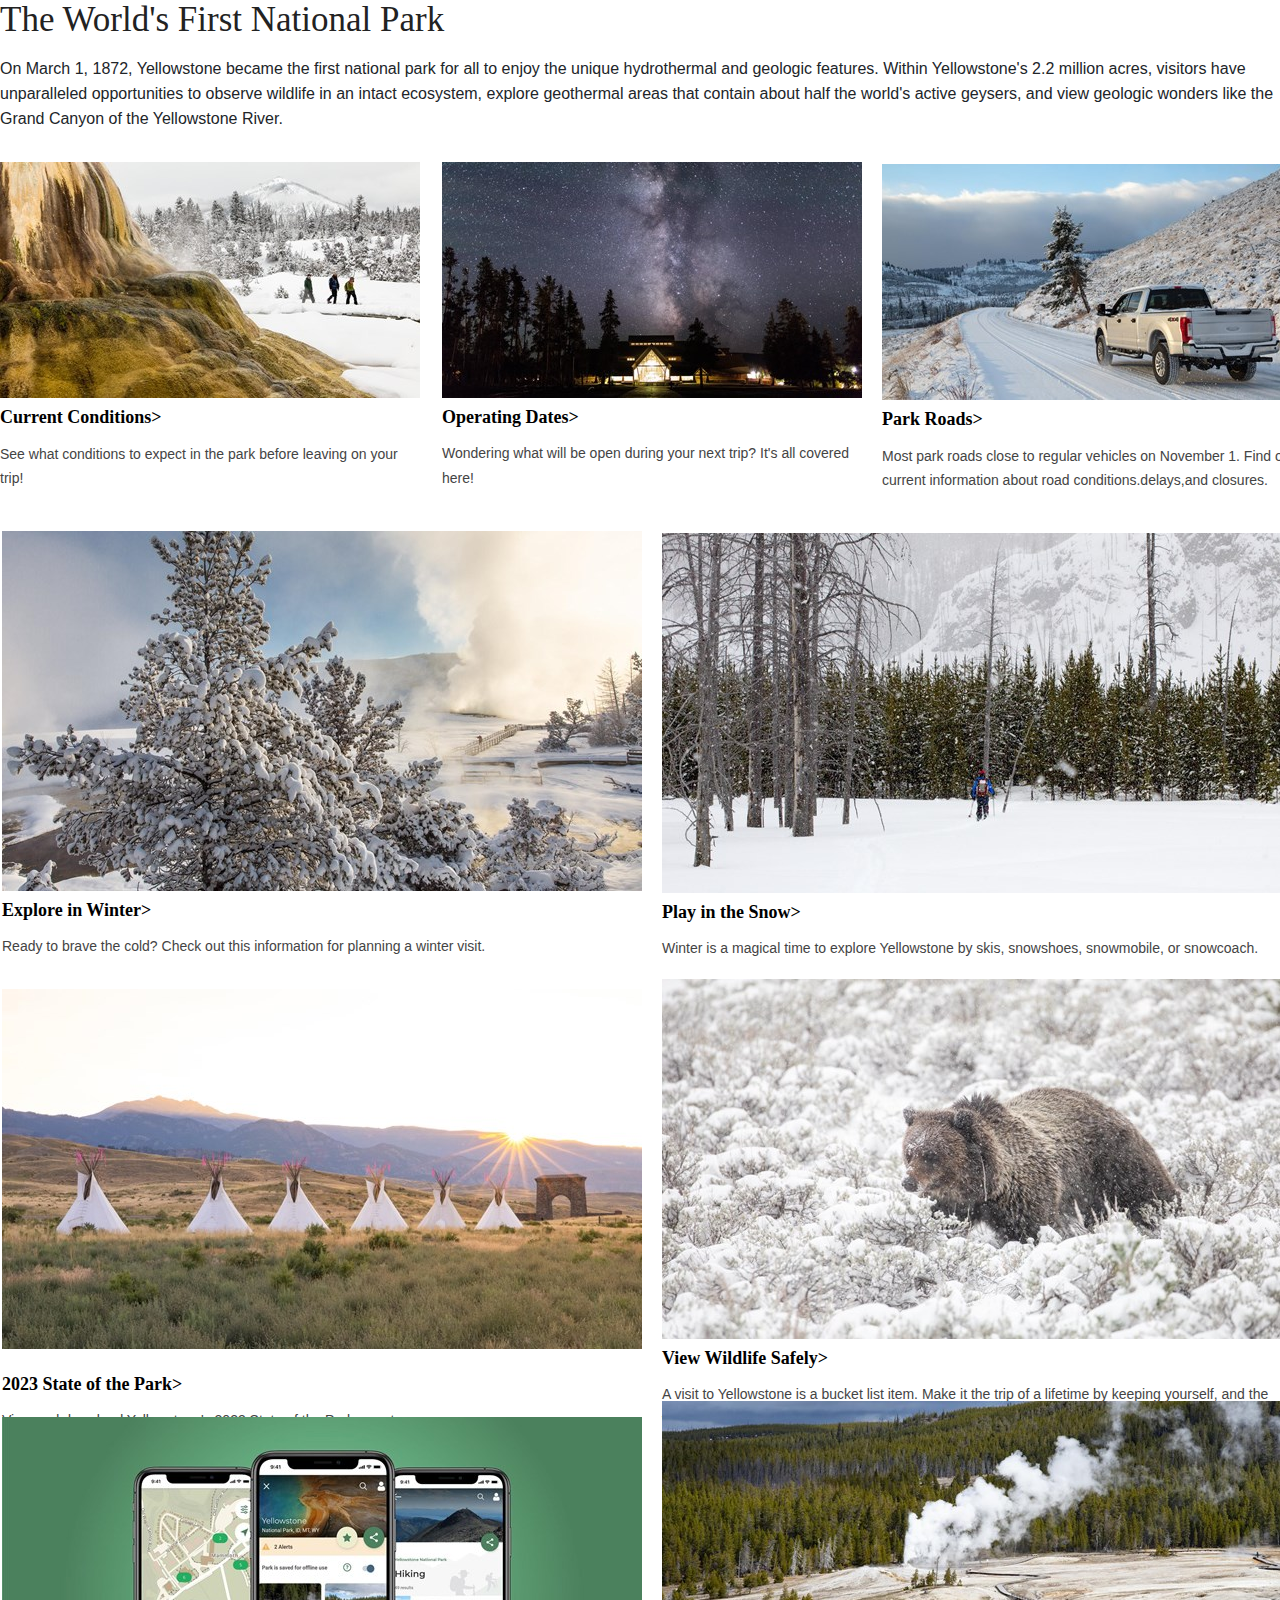
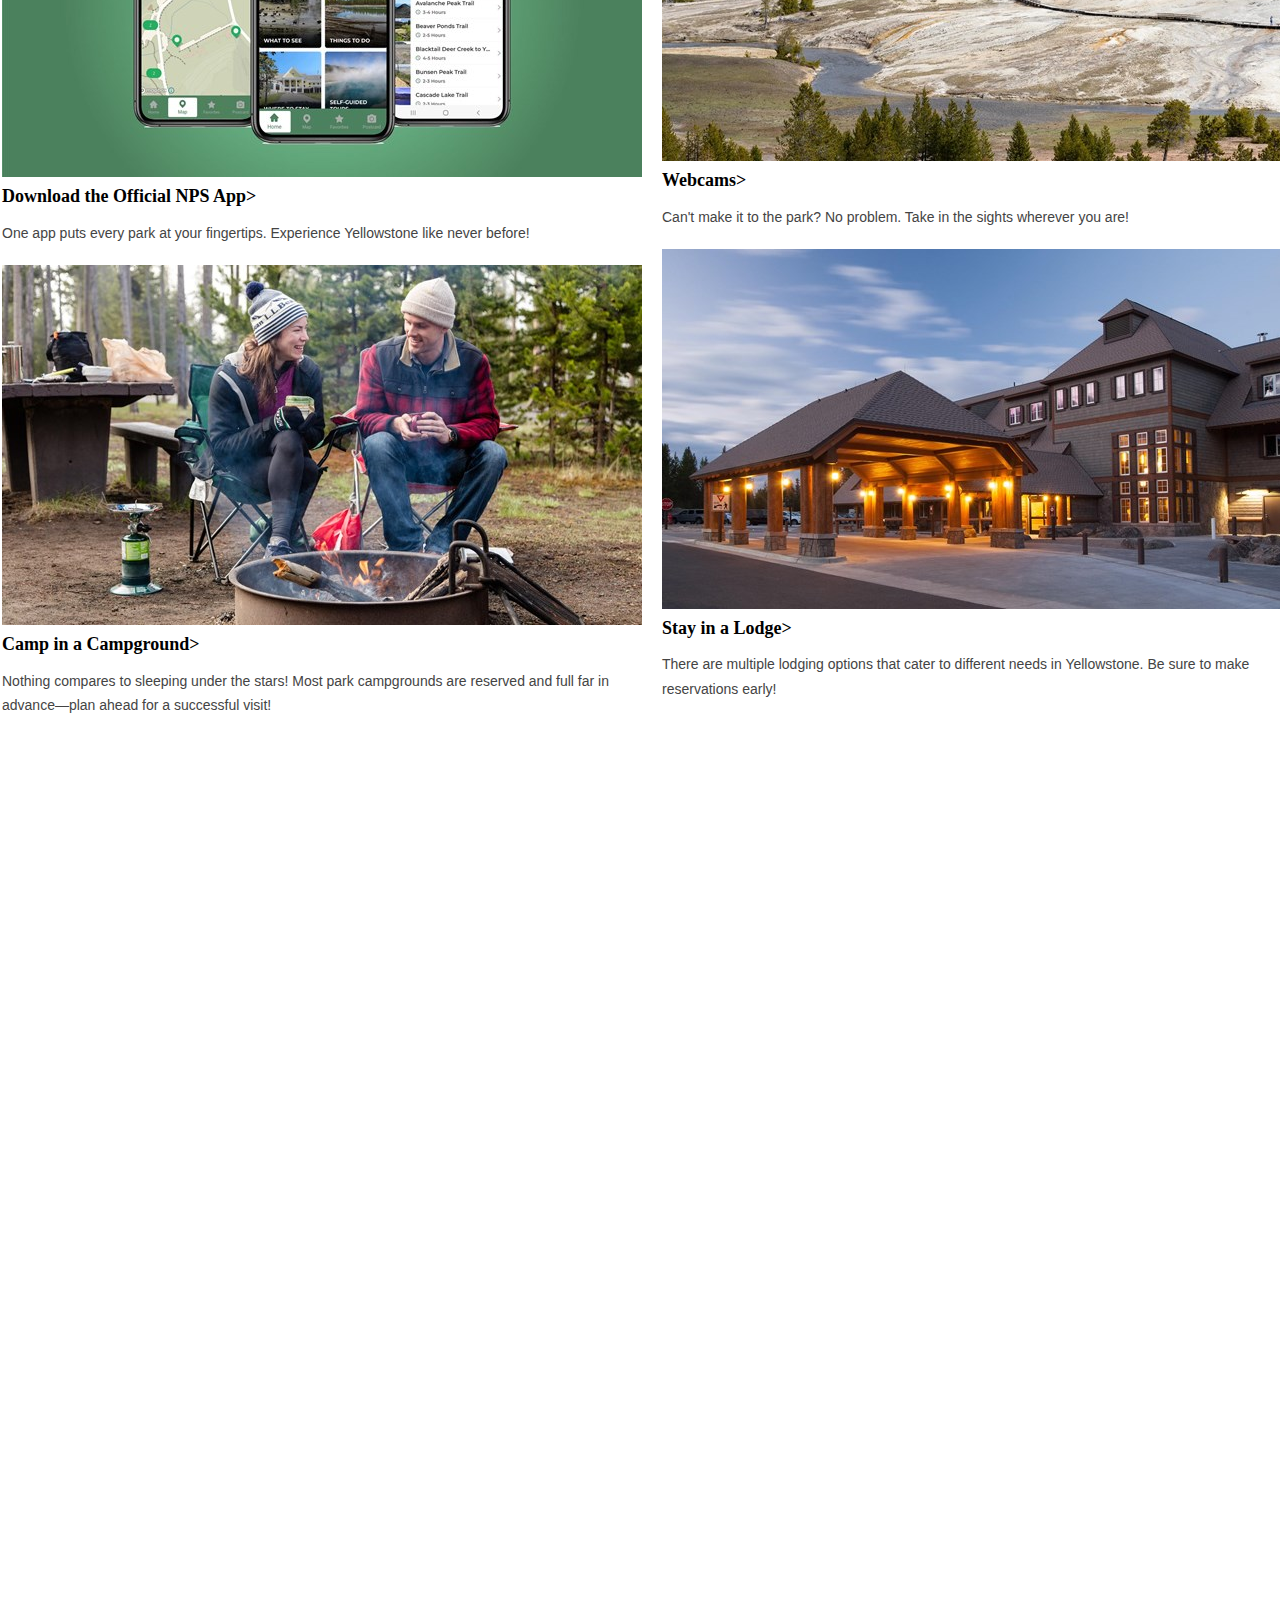
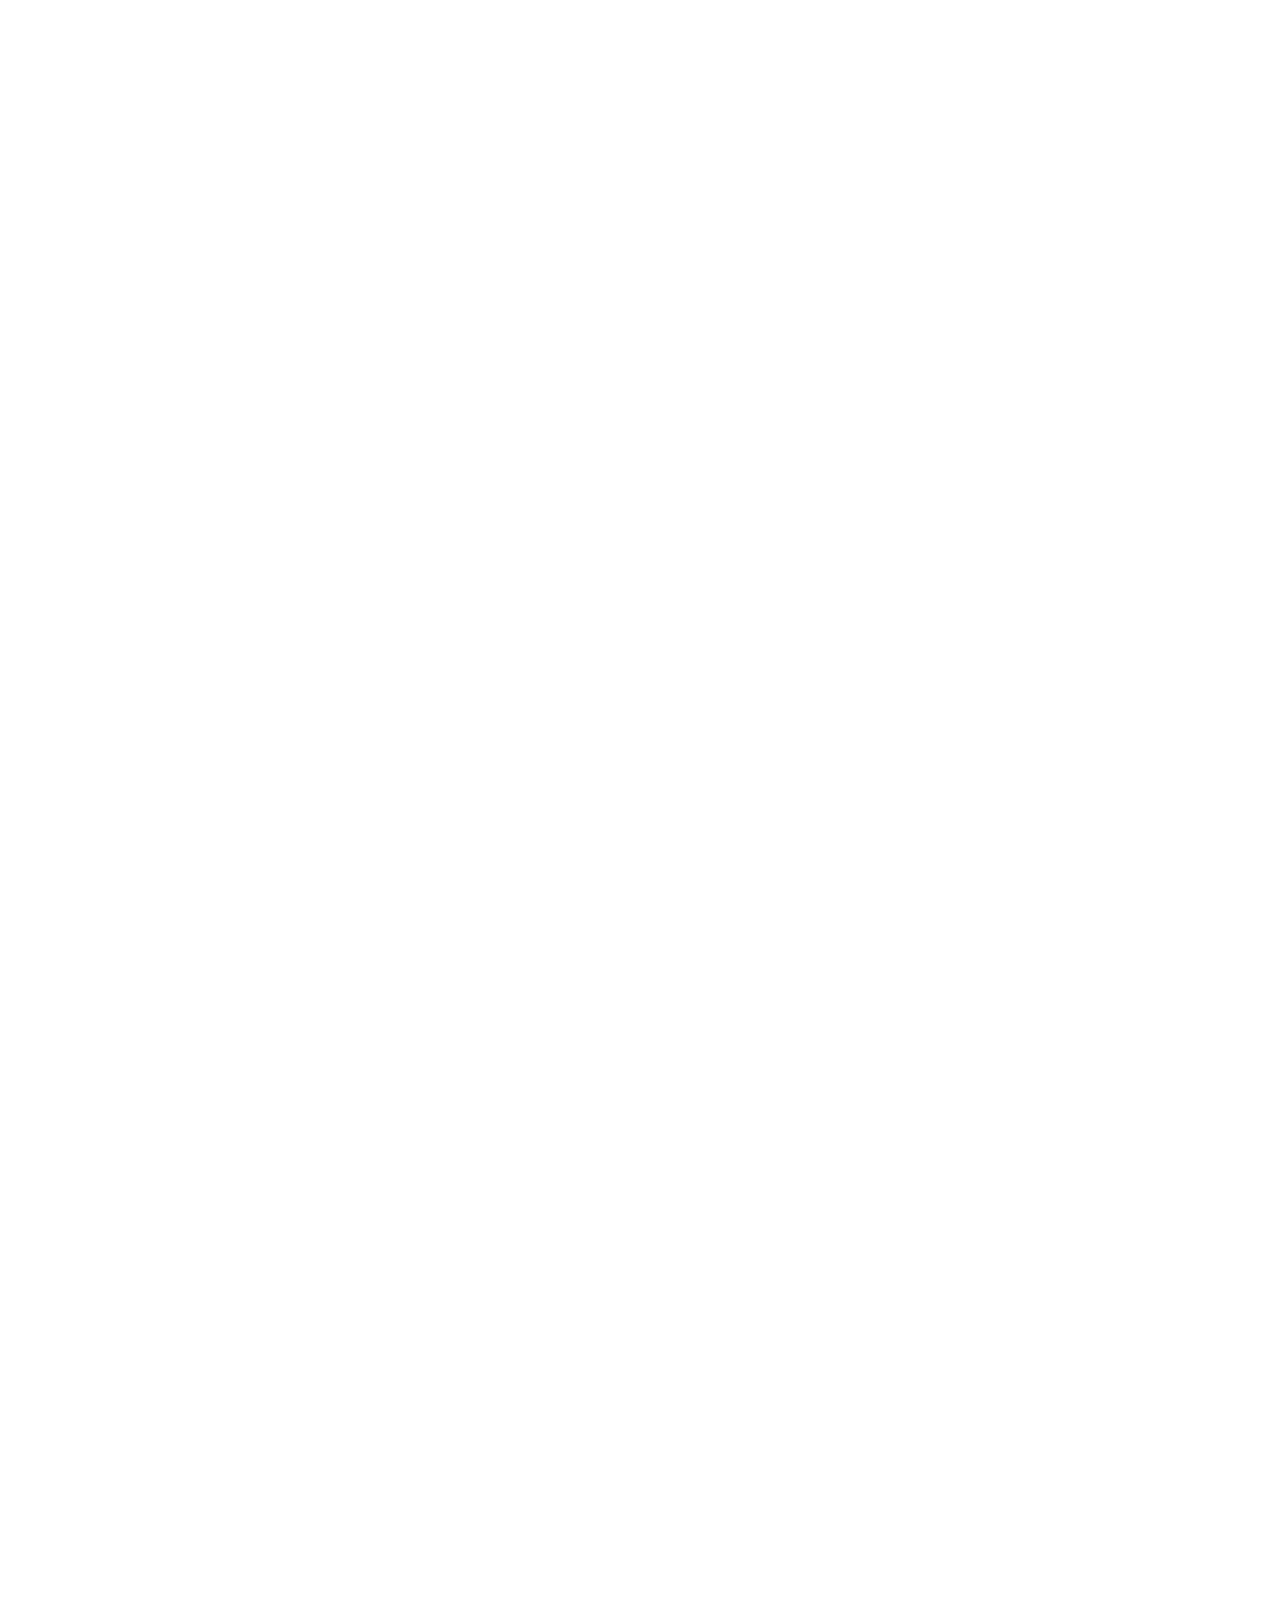
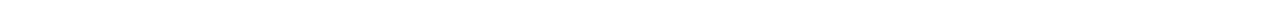
<file: qimo/index.html>
<!DOCTYPE html>
<html lang="en">
<head>
  <meta charset="UTF-8">
  <meta name="viewport" content="width=device-width, initial-scale=1.0">
  <title>Yellowstone National Park (U.S. National Park Service)</title>
    <link type ="text/css" rel="stylesheet" href="a.css">
</head>
<body>
  <div class="allcontent">
    <h1>The World's First National Park</h1>
      <div class="duanluo">
      On March 1, 1872, Yellowstone became the first national park for all to enjoy the unique hydrothermal and geologic features. 
      Within Yellowstone's 2.2 million acres,  visitors have <br> unparalleled opportunities to observe wildlife in an intact ecosystem, explore geothermal areas
      that contain about half the world's active geysers, and view geologic wonders like the <br> Grand Canyon of the Yellowstone River. <br>
      </div>
    </div>
  <div class="mountainall">
        <p class="imgMountainmove"></p>
          <img src="images/Current Conditions.jpg" >
              <h2 class="textMountainmove"><a href="Current Conditions">Current Conditions></a></h2>
                <div class="mountain">
                See what conditions to expect in the park before leaving on your <br> trip!
                </div>
  </div>
  <div class="opearall">
    <p class="imgOperatingmove"></p>
      <img src="images/Operating Dates.jpg" >
        <h2 class="textOperatingmove"><a href ="Operating Date">Operating Dates></a></h2>
          <div class="starry" >
          Wondering what will be open during your next trip? It's all covered<br>here!
          </div>
  </div>
    </p>
  <div class="parkall">
    <p class="imgParkmove"></p>
      <img src="images/Park Roads.jpg" >
        <h2 class="textParkmove"><a href="Park Roads">Park Roads></a></h2>
          <div class="car" >
          Most park roads close to regular vehicles on November 1.
          Find out <br> current information about road conditions.delays,and closures.
          </div>
  </div>
    </p>
  <div class="winterall">
    <p class="imgWintermove"></p>
      <img src="images/Explore in Winter.jpg" >
        <h2 class="textWintermove"><a href ="Explore in Winter">Explore in Winter></a></h2>
          <div class="sw">
          Ready to brave the cold? Check out this information for planning a winter visit.
          </div>
  </div>
    </p>
  <div class="playall">
    <p class="imgplaymove"></p>
      <img src="images/Play in the Snow.jpg" >
        <h2 class="textplaymove"><a href ="Play in the Snow">Play in the Snow></a></h2>
          <div class="forest">
          Winter is a magical time to explore Yellowstone by skis, snowshoes, snowmobile, or  snowcoach.
          </div>
  </div>
    </p>
  <div class="sunall">
    <p class="imgSunmove"></p>
      <img src="images/2023 State of the Park.jpg" >
    </p>
        <h2 class="textSunmove"><a href ="2023 State of the Park">2023 State of the Park></a></h2>
          <div class="park">
          View and download Yellowstone's 2023 State of the Park report.
          </div>
  </div>
    
  <div class="bearall">
    <p class="imgBearmove"></p>
      <img src="images/View Wildlife Safely.jpg" >
        <h2 class="textBearmove"><a href ="View Wildlife Safely">View Wildlife Safely></a></h2>
          <div class="bear">
          A visit to Yellowstone is a bucket list item. Make it the trip of 
          a lifetime by keeping yourself, and the<br> wildlife you may encounter, safe.
          </div>
  </div>
    </p>
  <div class="appall">
      <p class="imgAppmove"></p>
        <img src="images/Download the Official NPS App.jpg" >
          <h2 class="textAppmove"><a href ="Download the Official NPS App">Download the Official NPS App></a></h2>
            <div class="app">
            One app puts every park at your fingertips. Experience Yellowstone like never before!
            </div>
  </div>
      </p>
  <div class="weball">
    <p class="imgWebmove"></p>
      <img src="images/Webcams.jpg" >
        <h2 class="textWebmove"><a href ="Webcams">Webcams></a></h2>
          <div class="web">
          Can't make it to the park? No problem. Take in the sights wherever you are!
          </div>
  </div>
    </p>
  <div class="campall">
        <p class="imgcampmove"></p>
          <img src="images/Camp in a Campground.jpg" >
            <h2 class="textCampmove"><a href ="Camp in a Campground">Camp in a Campground></a></h2>
              <div class="camp">
              Nothing compares to sleeping under the stars! Most park campgrounds are reserved and 
              full far in<br> advance—plan ahead for a successful visit!
              </div>
  </div>
  <div class="houseall">
    <p class="imghousemove"></p>
      <img src="images/Stay in a Lodge.jpg" >
        <h2 class="textHousemove"><a href ="Stay in a Lodge">Stay in a Lodge></a></h2>
          <div class="house">
          There are multiple lodging options that cater to different 
          needs in Yellowstone. Be sure to make<br> reservations early!
          </div>
  </div>
  </div>
    </body>
  </html>
</file>
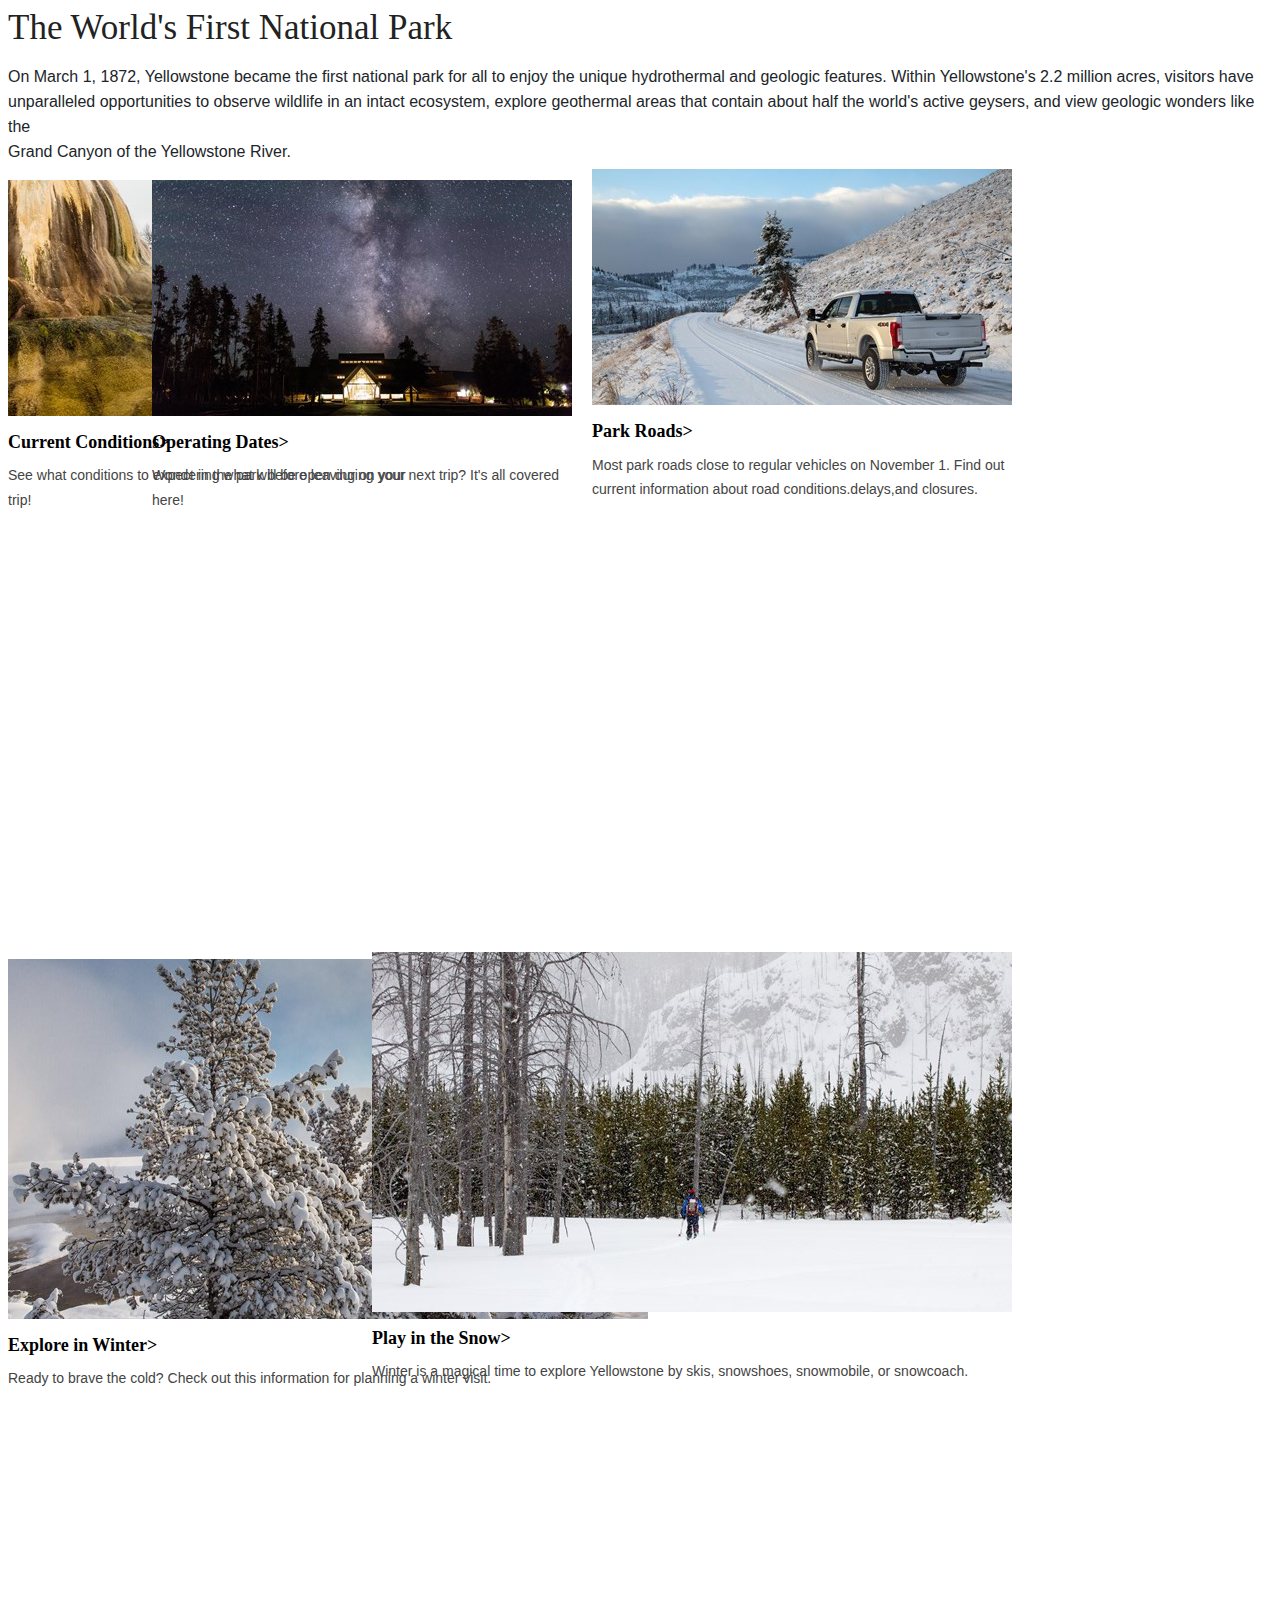
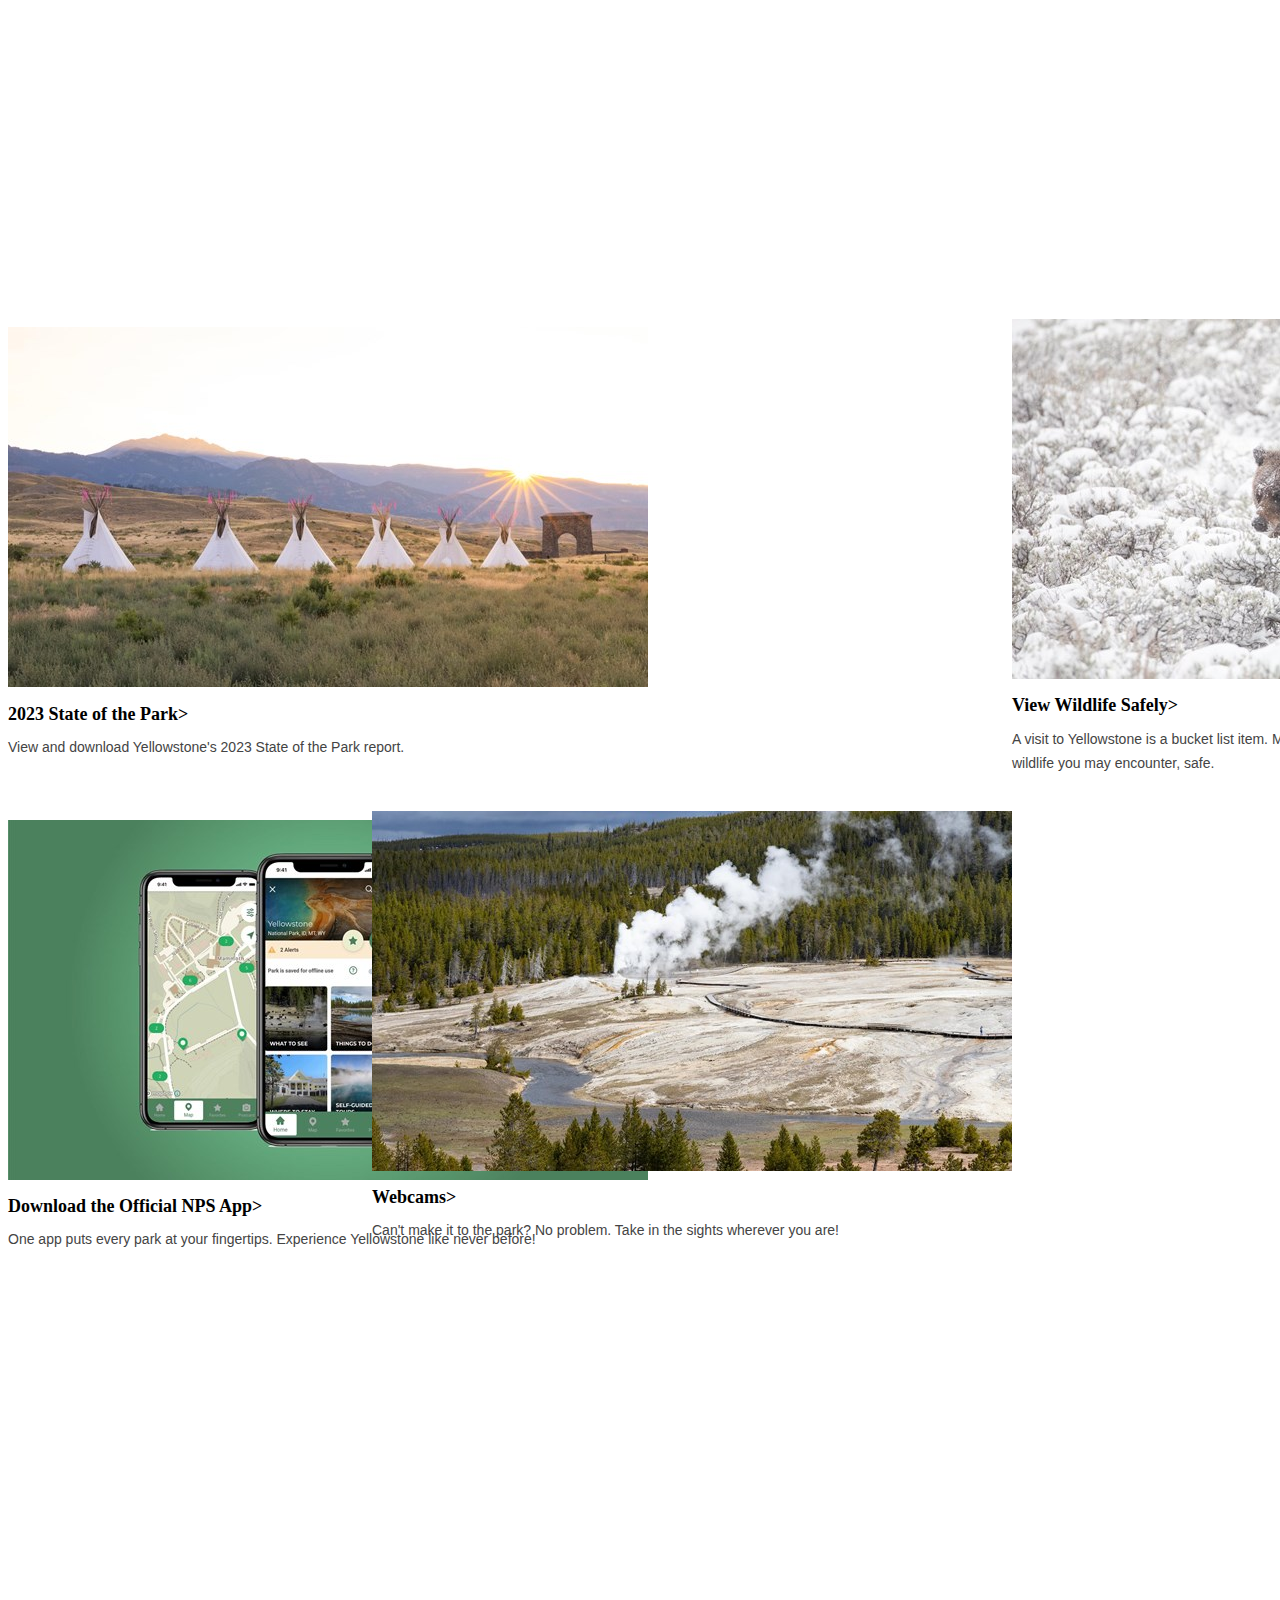
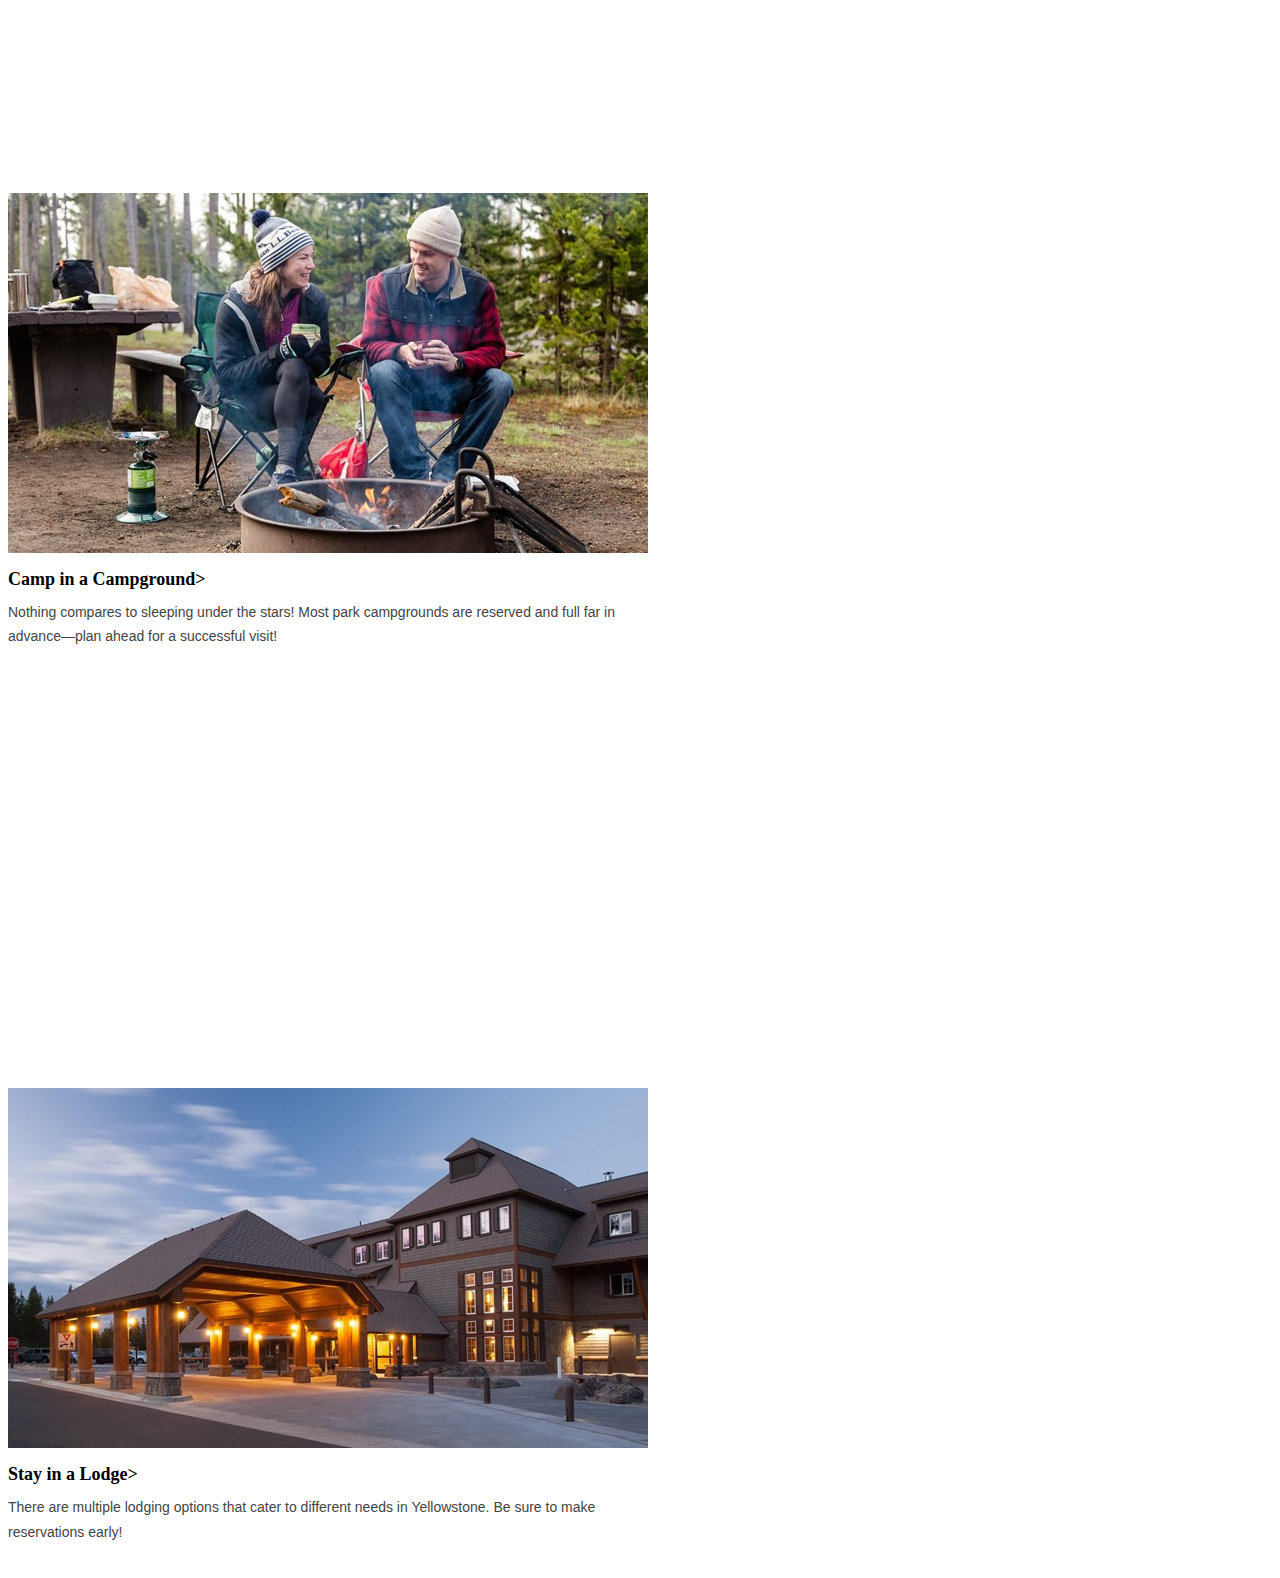
<file: qimo2/qimo2.html>
<!DOCTYPE html>
<html lang="en">
<head>
  <meta charset="UTF-8">
  <meta name="viewport" content="width=device-width, initial-scale=1.0">
  <title>Yellowstone National Park (U.S. National Park Service)</title>
  <link type ="text/css" rel="stylesheet" href="a2.css">
</head>
<body>
  <h1>The World's First National Park</h1>
    <div class="duanluo">
    On March 1, 1872, Yellowstone became the first national park for all to enjoy the unique hydrothermal and geologic features. 
    Within Yellowstone's 2.2 million acres,  visitors have <br> unparalleled opportunities to observe wildlife in an intact ecosystem, explore geothermal areas
    that contain about half the world's active geysers, and view geologic wonders like the <br> Grand Canyon of the Yellowstone River. <br>
    </div>
  <div class="mountainall">
    <p class="imgMountainmove"></p>
    <img src="images/Current Conditions.jpg" >
    <div class="opearall">
      <p class="imgOperatingmove"></p>
      <img src="images/Operating Dates.jpg" >
      <h2 class="textOperatingmove"><a href ="Operating Date">Operating Dates></a></h2>
      <div class="starry" >
      Wondering what will be open during your next trip? It's all covered<br>here!
      </div>
    </div> 
    <h2 class="textMountainmove"><a href="Current Conditions">Current Conditions></a></h2>
    <div class="mountain">
    See what conditions to expect in the park before leaving on your <br> trip!
    </div>
    </div>
    <div class="parkall">
    <p class="imgParkmove"></p>
    <img src="images/Park Roads.jpg" >
    <h2 class="textParkmove"><a href="Park Roads">Park Roads></a></h2>
    <div class="car" >
    Most park roads close to regular vehicles on November 1.
    Find out <br> current information about road conditions.delays,and closures.
    </div>
    </div>
    <div class="winterall">
    <p class="imgWintermove"></p>
    <img src="images/Explore in Winter.jpg" >
    <h2 class="textWintermove"><a href ="Explore in Winter">Explore in Winter></a></h2>
    <div class="sw">
    Ready to brave the cold? Check out this information for planning a winter visit.
    </div>
    </div>
    <div class="playall">
    <p class="imgplaymove"></p>
    <img src="images/Play in the Snow.jpg" >
    <h2 class="textplaymove"><a href ="Play in the Snow">Play in the Snow></a></h2>
    <div class="forest">
    Winter is a magical time to explore Yellowstone by skis, snowshoes, snowmobile, or  snowcoach.
    </div>
    </div>
    <div class="sunall">
    <p class="imgSunmove"></p>
    <img src="images/2023 State of the Park.jpg" >
    </p>
    <h2 class="textSunmove"><a href ="2023 State of the Park">2023 State of the Park></a></h2>
    <div class="park">
    View and download Yellowstone's 2023 State of the Park report.
    </div>
    </div>
    <div class="bearall">
    <p class="imgBearmove"></p>
    <img src="images/View Wildlife Safely.jpg" >
    <h2 class="textBearmove"><a href ="View Wildlife Safely">View Wildlife Safely></a></h2>
    <div class="bear">
    A visit to Yellowstone is a bucket list item. Make it the trip of 
    a lifetime by keeping yourself, and the<br> wildlife you may encounter, safe.
    </div>
    </div>
    <div class="appall">
    <p class="imgAppmove"></p>
    <img src="images/Download the Official NPS App.jpg" >
    <h2 class="textAppmove"><a href ="Download the Official NPS App">Download the Official NPS App></a></h2>
    <div class="app">
    One app puts every park at your fingertips. Experience Yellowstone like never before!
    </div>
    </div>
    <div class="weball">
    <p class="imgWebmove"></p>
    <img src="images/Webcams.jpg" >
    <h2 class="textWebmove"><a href ="Webcams">Webcams></a></h2>
    <div class="web">
    Can't make it to the park? No problem. Take in the sights wherever you are!
    </div>
    </div>
    <div class="campall">
    <p class="imgcampmove"></p>
    <img src="images/Camp in a Campground.jpg" >
    <h2 class="textCampmove"><a href ="Camp in a Campground">Camp in a Campground></a></h2>
    <div class="camp">
    Nothing compares to sleeping under the stars! Most park campgrounds are reserved and 
    full far in<br> advance—plan ahead for a successful visit!
    </div>
    </div>
    <div class="houseall">
    <p class="imghousemove"></p>
    <img src="images/Stay in a Lodge.jpg" >
    <h2 class="textHousemove"><a href ="Stay in a Lodge">Stay in a Lodge></a></h2>
    <div class="house">
    There are multiple lodging options that cater to different 
    needs in Yellowstone. Be sure to make<br> reservations early!
    </div>
    </div>
    
    
</body>
</html>
</file>
<file: qimo/a.css>
body {
  margin: 0px;
  padding: 0px;
}

h1 {
  font-family:'Times New Roman', Times, serif;
  font-weight:lighter;
  font-size:35px;
  margin: 0px 0px 16px;
  color: #222222;
}

.allcontent {
  position: relative;
  
}

.duanluo {
  font-family:Arial, Helvetica, sans-serif;
  font-style:normal;
  font-size: 1rem;
  line-height:25px;
  font-weight: 400;
  color: #212529;
  margin: 0px 0px 16px;
  }

.mountain,.starry,.car,.sw,.forest,.park,.bear,.app,.web,.camp,.house {
  font-family:Arial, Helvetica, sans-serif;
  font-weight:lighter;
  font-size: 14px;
  line-height: 1.75;
  color: #444444;
  position: relative;
  margin: 0px 0px 16px;
  }

a:link {
  color: black;
  text-decoration: none;
}

a:hover {
  color:#4b5e26;
  text-decoration: none;
}

.imgMountainmove,.imgOperatingmove,.imgParkmove,.imgWintermove,
.imgplaymove,.imgSunmove,.imgBearmove,.imgAppmove,.imgWebmove,
.imgcampmove,.imghousemove {
  position: relative;
  margin: 0px 0px 16px;
  }

.textMountainmove {
  font-size:18px;
  line-height: 1.75;
  position:relative;
  margin: 0px 0px 8px;
  color: #000000;
}

.imgOperatingmove {
  position: relative;
  margin: 0px 0px 16px;
}

.textOperatingmove {
  font-size:18px;
  line-height: 1.75;
  position: relative;
  margin: 0px 0px 8px;
  color: #000000;
}

.imgParkmove {
  position: relative;
  margin: 0px 0px 16px;

}
.textParkmove {
  font-size:18px;
  line-height: 1.75;
  position: relative;
  margin: 0px 0px 8px;
  color: #000000;
}

.imgWintermove {
  position: relative;
  margin: 0px 0px 16px;
  
}

.textWintermove {
  font-size:18px;
  line-height: 1.75;
  position:relative;
  margin: 0px 0px 8px;
  color: #000000;
}

.imgplaymove {
  position: relative;
  margin: 0px 0px 16px;
}

.textplaymove {
  font-size:18px;
  line-height: 1.75;
  position: relative;
  margin: 0px 0px 8px;
  color: #000000;
}
.imgSunmove {
  position: relative;
  margin: 0px 0px 16px;
}

.textSunmove {
  font-size:18px;
  line-height: 1.75;
  position: relative;
  margin: 0px 0px 8px;
  color: #000000;
}

.imgBearmove {
  position: relative;
  margin: 0px 0px 16px;
}

.textBearmove {
  font-size:18px;
  line-height: 1.75;
  position: relative;
  margin: 0px 0px 8px;
  color: #000000;
}

.imgAppmove {
  position: relative;
  margin: 0px 0px 16px;
}

.textAppmove {
  font-size:18px;
  line-height: 1.75;
  position: relative;
  margin: 0px 0px 8px;
  color: #000000;
}

.imgWebmove {
  position: relative;
  margin: 0px 0px 16px;
}

.textWebmove {
  font-size:18px;
  line-height: 1.75;
  position: relative;
  margin: 0px 0px 8px;
  color: #000000;
}

.imgcampmove {
  position: relative;
  margin: 0px 0px 16px;
  
}

.textCampmove {
  font-size:18px;
  line-height: 1.75;
  position: relative;
  margin: 0px 0px 8px;
  color: #000000;
}

.imghousemove {
  position: relative;
  margin: 0px 0px 16px;
}

.textHousemove {
  font-size:18px;
  line-height: 1.75;
  position: relative;
  margin: 0px 0px 8px;
  color: #000000;
}

.mountainall {
  position: relative;
  bottom: -15px;
  left: -10px;
  padding: 0px 10px;
}

.opearall {
  position: relative;
  left: 432px;
  bottom:330px;
  padding: 0px 10px;
}

.parkall {
  position: relative;
  left: 872px;
  bottom: 672px;
  padding: 0px 10px;
}

.winterall {
  position: relative;
  bottom:650px;
  left: -8px;
  padding: 0px 10px;
}

.playall {
  position: relative;
  bottom:1092px;
  left: 652px;
  padding: 0px 10px;
}

.sunall {
  position: relative;
  left: -8px;
  bottom: 1080px;
  padding: 0px 10px;
}

.bearall {
  position: relative;
  left: 652px;
  bottom: 1550px;
  padding: 0px 10px;
}

.appall {
  position: relative;
  bottom: 1580px;
  left: -8px;
  padding: 0px 10px;
}

.weball {
  position: relative;
  left: 652px;
  bottom: 2040px;
  padding: 0px 10px;
}

.campall {
  position: relative;
  bottom: 2020px;
  left: -8px;
  padding: 0px 10px;
}

.houseall {
  position: relative;
  left: 652px;
  bottom: 2505px;
  padding: 0px 10px;
}
</file>
<file: qimo2/a2.css>
h1 {
  font-family:'Times New Roman', Times, serif;
  font-weight:lighter;
  font-size:35px;
  margin: 0px 0px 16px;
  color: #222222;
}

div {
  display: block;
}

a:link {
  color: black;
  text-decoration: none;
}

a:hover {
  color:#4b5e26;
  text-decoration: none;
}

.duanluo {
  font-family:Arial, Helvetica, sans-serif;
  font-style:normal;
  font-size: 1rem;
  line-height:25px;
  font-weight: 400;
  color: #212529;
  margin: 0px 0px 16px;
  }

  .mountain,.starry,.car,.sw,.forest,.park,.bear,.app,.web,.camp,.house {
  font-family:Arial, Helvetica, sans-serif;
  font-weight:lighter;
  font-size: 14px;
  line-height: 1.75;
  color: #444444;
  position: relative;
  bottom: 18px;
  margin: 0px 0px 16px;
  }

  .textMountainmove,.textOperatingmove,.textParkmove,.textWintermove,
  .textplaymove,.textSunmove,.textBearmove,.textAppmove,.textWebmove,
  .textCampmove,.textHousemove {
  font-size:18px;
  line-height: 1.75;
  position: relative;
  bottom: 8px;
  color: #000000;
}
  .opearall {
    width: 420px;
    float: right;
    position: relative;
    left: -700px;
    bottom: 16px;
  }

  .parkall {
    width: 420px;
    float: right;
    position: relative;
    bottom: 393px;
    left:160px;
  }

  .winterall {
    width: 640px;
    position: relative;
    bottom: -30px;
  }

  .playall {
    width: 640px;
    float: right;
    position: relative;
    left: -260px;
    bottom: 459px;
  }

  .sunall {
    width: 640px;
    position: relative;
    bottom: -50px;
  }

  .bearall {
    width: 640px;
    float: right;
    position: relative;
    bottom: 440px;
    left: 380px;
  }

  .appall {
    width: 640px;
    position: relative;
    bottom: 430px;
  }

  .weball {
    width: 640px;
    float: right;
    position: relative;
    bottom: 921px;
    left: -260px;
  }

  .campall {
    width: 640px;
    position: relative;
    bottom: 405px;
  }

  .houseall  {
    width: 640px;
    position: relative;
    
    
    
    
  }
</file>
